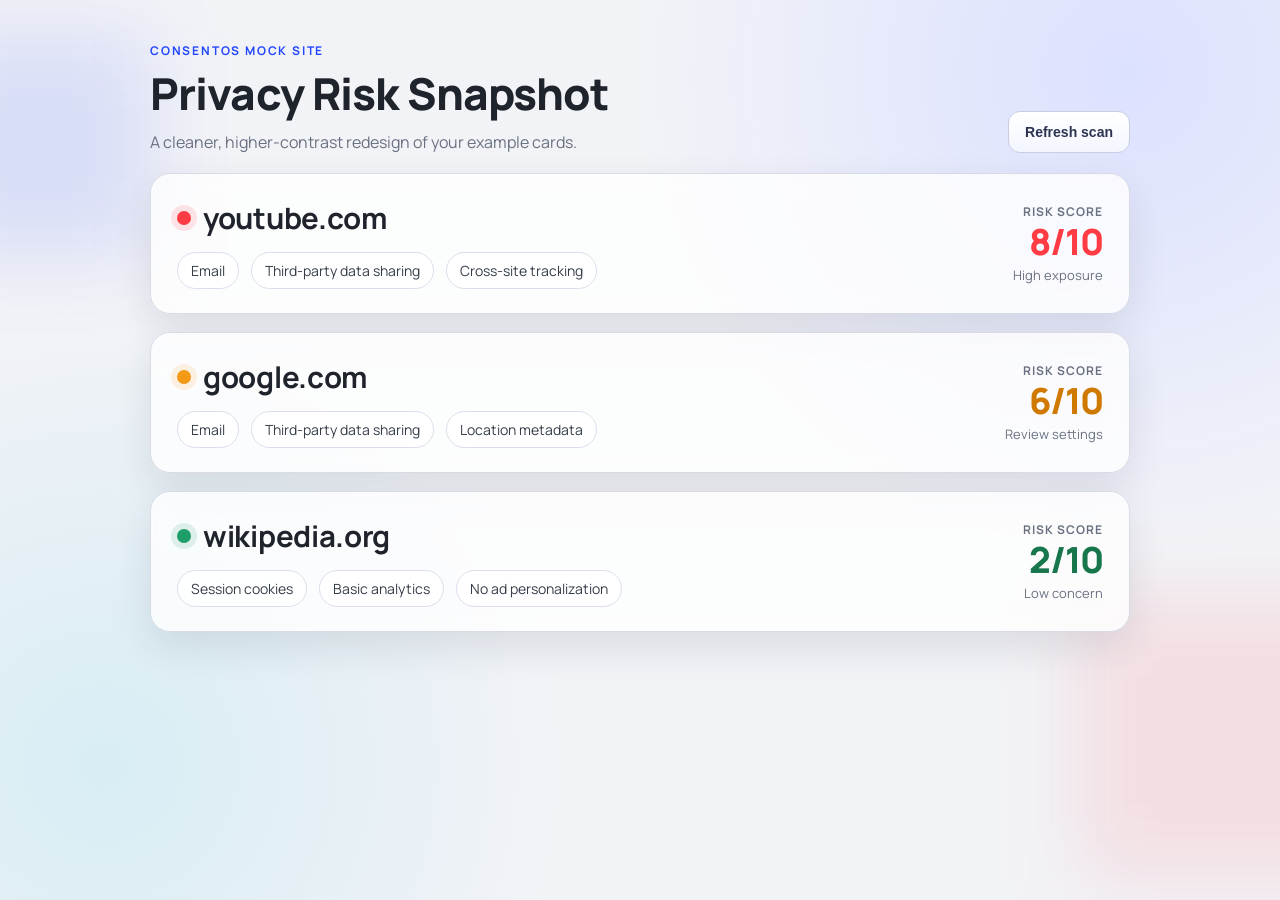
<file: frontend/index.html>
<!doctype html>
<html lang="en">
  <head>
    <meta charset="UTF-8" />
    <meta name="viewport" content="width=device-width, initial-scale=1.0" />
    <title>ConsentOS Mock Dashboard</title>
    <link rel="preconnect" href="https://fonts.googleapis.com" />
    <link rel="preconnect" href="https://fonts.gstatic.com" crossorigin />
    <link
      href="https://fonts.googleapis.com/css2?family=Manrope:wght@500;700;800&display=swap"
      rel="stylesheet"
    />
    <link rel="stylesheet" href="styles.css" />
  </head>
  <body>
    <div class="bg-shape shape-a" aria-hidden="true"></div>
    <div class="bg-shape shape-b" aria-hidden="true"></div>

    <main class="page-shell">
      <header class="page-header">
        <div>
          <p class="eyebrow">ConsentOS mock site</p>
          <h1>Privacy Risk Snapshot</h1>
          <p class="subtitle">
            A cleaner, higher-contrast redesign of your example cards.
          </p>
        </div>
        <button class="refresh-btn" type="button">Refresh scan</button>
      </header>

      <section class="card-grid" aria-label="Domain risk list">
        <article class="risk-card">
          <div class="left-block">
            <div class="domain-row">
              <span class="dot high" aria-hidden="true"></span>
              <h2>youtube.com</h2>
            </div>

            <ul class="signals">
              <li>Email</li>
              <li>Third-party data sharing</li>
              <li>Cross-site tracking</li>
            </ul>
          </div>

          <div class="score-block">
            <p class="score-label">Risk score</p>
            <p class="score high">8/10</p>
            <p class="score-note">High exposure</p>
          </div>
        </article>

        <article class="risk-card">
          <div class="left-block">
            <div class="domain-row">
              <span class="dot medium" aria-hidden="true"></span>
              <h2>google.com</h2>
            </div>

            <ul class="signals">
              <li>Email</li>
              <li>Third-party data sharing</li>
              <li>Location metadata</li>
            </ul>
          </div>

          <div class="score-block">
            <p class="score-label">Risk score</p>
            <p class="score medium">6/10</p>
            <p class="score-note">Review settings</p>
          </div>
        </article>

        <article class="risk-card">
          <div class="left-block">
            <div class="domain-row">
              <span class="dot low" aria-hidden="true"></span>
              <h2>wikipedia.org</h2>
            </div>

            <ul class="signals">
              <li>Session cookies</li>
              <li>Basic analytics</li>
              <li>No ad personalization</li>
            </ul>
          </div>

          <div class="score-block">
            <p class="score-label">Risk score</p>
            <p class="score low">2/10</p>
            <p class="score-note">Low concern</p>
          </div>
        </article>
      </section>
    </main>
  </body>
</html>
</file>
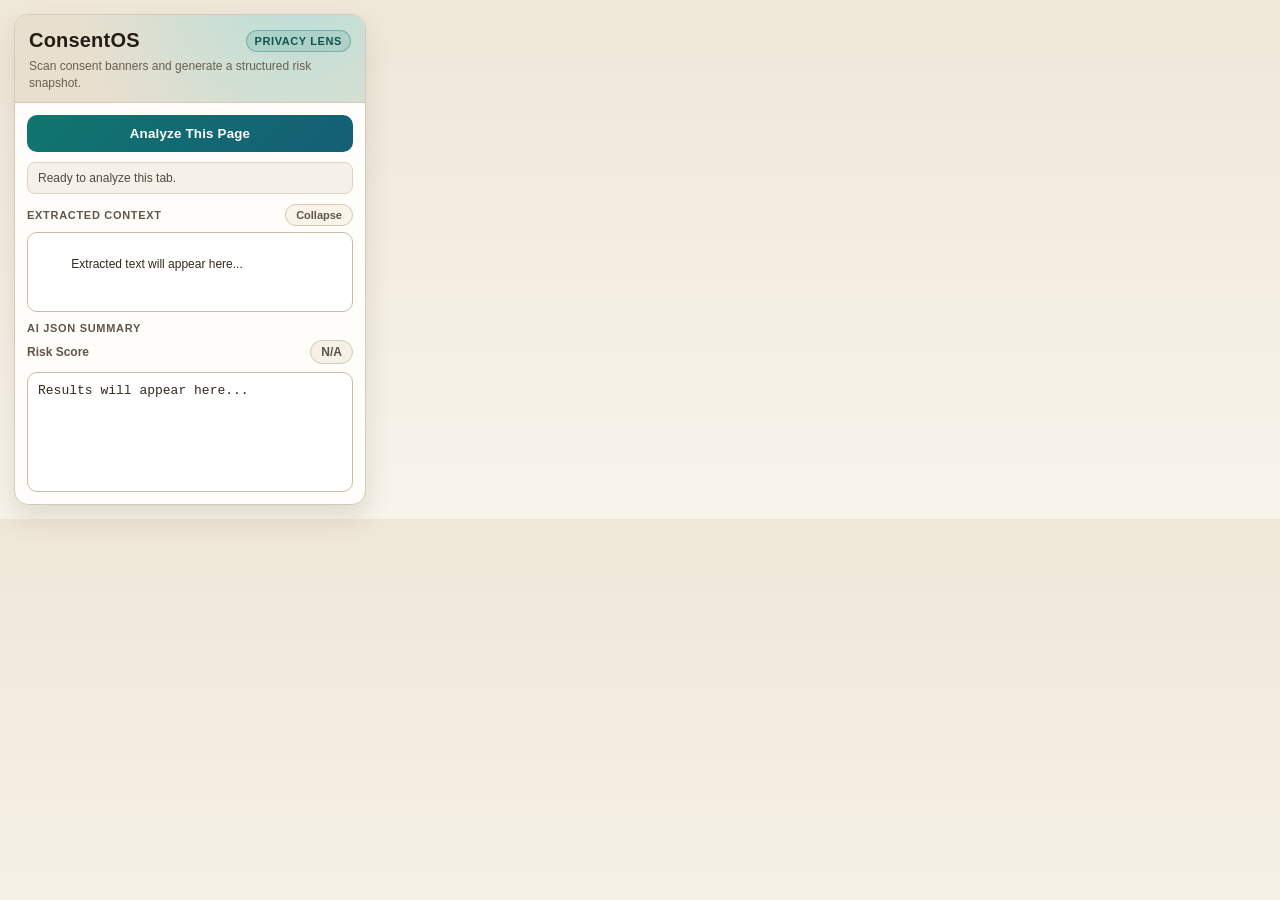
<file: my-extension/popup.html>
<!doctype html>
<html>
  <head>
    <meta charset="UTF-8" />
    <title>ConsentOS</title>
    <style>
      :root {
        --bg-top: #efe7d8;
        --bg-bottom: #f8f4ec;
        --panel: #fffdf9;
        --ink: #231d14;
        --muted: #6a5f4f;
        --accent: #0f766e;
        --accent-strong: #0b5b55;
        --ring: #c9bba5;
      }

      * {
        box-sizing: border-box;
      }

      body {
        margin: 0;
        width: 380px;
        color: var(--ink);
        font-family: "Trebuchet MS", "Gill Sans", "Segoe UI", sans-serif;
        background: linear-gradient(
          180deg,
          var(--bg-top) 0%,
          var(--bg-bottom) 100%
        );
        padding: 14px;
      }

      .shell {
        border: 1px solid #d5cab7;
        background: var(--panel);
        border-radius: 14px;
        box-shadow: 0 14px 28px rgba(57, 42, 19, 0.12);
        overflow: hidden;
      }

      .header {
        padding: 14px 14px 10px;
        background: radial-gradient(
          circle at 80% -30%,
          #badfd8 0%,
          #e8dfcf 72%
        );
        border-bottom: 1px solid #d5cab7;
      }

      .title-row {
        display: flex;
        justify-content: space-between;
        align-items: center;
        gap: 8px;
        margin-bottom: 6px;
      }

      .title {
        margin: 0;
        font-size: 20px;
        letter-spacing: 0.2px;
      }

      .badge {
        font-size: 11px;
        font-weight: 700;
        letter-spacing: 0.6px;
        text-transform: uppercase;
        background: rgba(15, 118, 110, 0.13);
        border: 1px solid rgba(15, 118, 110, 0.36);
        color: #0f554f;
        padding: 4px 8px;
        border-radius: 999px;
      }

      .subtitle {
        margin: 0;
        color: var(--muted);
        font-size: 12px;
        line-height: 1.4;
      }

      .content {
        padding: 12px;
      }

      .analyze-btn {
        width: 100%;
        border: none;
        background: linear-gradient(135deg, var(--accent) 0%, #155e75 100%);
        color: white;
        font-weight: 700;
        letter-spacing: 0.2px;
        border-radius: 10px;
        padding: 11px 12px;
        margin-bottom: 10px;
        cursor: pointer;
        transition:
          transform 0.12s ease,
          filter 0.12s ease;
      }

      .analyze-btn:hover {
        filter: brightness(1.05);
      }

      .analyze-btn:active {
        transform: translateY(1px);
      }

      .analyze-btn:disabled {
        opacity: 0.65;
        cursor: wait;
      }

      .status {
        font-size: 12px;
        color: #4f4a41;
        padding: 8px 10px;
        border: 1px solid #ddd2bf;
        background: #f6f1e8;
        border-radius: 8px;
        margin-bottom: 10px;
      }

      .section-title {
        margin: 10px 0 6px;
        font-size: 11px;
        font-weight: 800;
        text-transform: uppercase;
        letter-spacing: 0.7px;
        color: #5f5548;
      }

      .section-row {
        display: flex;
        justify-content: space-between;
        align-items: center;
        gap: 8px;
        margin-top: 10px;
        margin-bottom: 6px;
      }

      .section-row .section-title {
        margin: 0;
      }

      .toggle-btn {
        border: 1px solid #d4c8b3;
        background: #f9f4ea;
        border-radius: 999px;
        font-size: 11px;
        font-weight: 700;
        color: #5f5548;
        padding: 4px 10px;
        cursor: pointer;
      }

      .toggle-btn:hover {
        background: #f2ebde;
      }

      .collapsed {
        display: none;
      }

      .panel {
        white-space: pre-wrap;
        border: 1px solid var(--ring);
        border-radius: 10px;
        padding: 10px;
        background: #fff;
        color: #322a1e;
      }

      #extractedText {
        font-size: 12px;
        min-height: 80px;
        max-height: 140px;
        overflow-y: auto;
      }

      #output {
        font-family: "Menlo", "Consolas", "Courier New", monospace;
        font-size: 13px;
        min-height: 120px;
        max-height: 220px;
        overflow-y: auto;
      }

      .risk-wrap {
        display: flex;
        align-items: center;
        justify-content: space-between;
        gap: 8px;
        margin-bottom: 8px;
      }

      .risk-label {
        font-size: 12px;
        color: #5f5548;
        font-weight: 700;
      }

      .risk-badge {
        border-radius: 999px;
        border: 1px solid #d4c8b3;
        background: #f6f1e8;
        color: #5a5347;
        padding: 4px 10px;
        font-size: 12px;
        font-weight: 800;
      }

      .risk-low {
        background: #dff5e8;
        border-color: #92d3ab;
        color: #115936;
      }

      .risk-medium {
        background: #fff1cf;
        border-color: #f2c876;
        color: #7a4a00;
      }

      .risk-high {
        background: #ffdede;
        border-color: #f39b9b;
        color: #7b1d1d;
      }

      .json-key {
        color: #8a4a12;
      }

      .json-string {
        color: #145a7a;
      }

      .json-number {
        color: #8f2149;
      }

      .json-boolean {
        color: #004f49;
      }

      .json-null {
        color: #6d5c41;
      }
    </style>
  </head>
  <body>
    <main class="shell">
      <header class="header">
        <div class="title-row">
          <h2 class="title">ConsentOS</h2>
          <span class="badge">Privacy Lens</span>
        </div>
        <p class="subtitle">
          Scan consent banners and generate a structured risk snapshot.
        </p>
      </header>

      <section class="content">
        <button id="analyzeBtn" class="analyze-btn">Analyze This Page</button>
        <div id="status" class="status">Ready to analyze this tab.</div>

        <div class="section-row">
          <div class="section-title">Extracted Context</div>
          <button
            id="toggleExtractedBtn"
            class="toggle-btn"
            type="button"
            aria-expanded="true"
          >
            Collapse
          </button>
        </div>
        <div id="extractedText" class="panel">
          Extracted text will appear here...
        </div>

        <div class="section-title">AI JSON Summary</div>
        <div class="risk-wrap">
          <span class="risk-label">Risk Score</span>
          <span id="riskBadge" class="risk-badge">N/A</span>
        </div>
        <div id="output" class="panel">Results will appear here...</div>
      </section>
    </main>

    <script src="popup.js"></script>
  </body>
</html>
</file>
<file: frontend/styles.css>
:root {
    --bg: #f2f3f7;
    --ink: #1f232b;
    --muted: #697180;
    --card: rgba(255, 255, 255, 0.78);
    --card-border: #d8dbe4;
    --accent: #2346ff;
    --danger: #ff3b43;
    --warning: #f39a17;
    --safe: #1e9e66;
}

* {
    box-sizing: border-box;
}

body {
    margin: 0;
    min-height: 100vh;
    font-family: "Manrope", "Avenir Next", "Segoe UI", sans-serif;
    color: var(--ink);
    background:
        radial-gradient(circle at 88% 8%, #dce1ff 0, transparent 35%),
        radial-gradient(circle at 8% 85%, #d8edf4 0, transparent 33%),
        var(--bg);
    padding: 42px 18px 64px;
}

.bg-shape {
    position: fixed;
    z-index: 0;
    filter: blur(40px);
    pointer-events: none;
}

.shape-a {
    width: 220px;
    height: 220px;
    top: 34px;
    left: -70px;
    background: rgba(35, 70, 255, 0.12);
}

.shape-b {
    width: 280px;
    height: 280px;
    right: -80px;
    bottom: 20px;
    background: rgba(255, 59, 67, 0.11);
}

.page-shell {
    position: relative;
    z-index: 1;
    max-width: 980px;
    margin: 0 auto;
}

.page-header {
    display: flex;
    align-items: end;
    justify-content: space-between;
    gap: 20px;
    margin-bottom: 20px;
}

.eyebrow {
    margin: 0;
    font-size: 12px;
    font-weight: 700;
    letter-spacing: 0.15em;
    text-transform: uppercase;
    color: var(--accent);
}

h1 {
    margin: 4px 0 8px;
    font-size: clamp(28px, 4vw, 44px);
    font-weight: 800;
    letter-spacing: -0.02em;
}

.subtitle {
    margin: 0;
    color: var(--muted);
    max-width: 560px;
}

.refresh-btn {
    border: 1px solid #c8cde0;
    background: linear-gradient(180deg, #ffffff 0%, #f3f6ff 100%);
    color: #2b3350;
    border-radius: 12px;
    padding: 12px 16px;
    font-size: 14px;
    font-weight: 700;
    cursor: pointer;
    transition: transform 150ms ease, box-shadow 150ms ease;
}

.refresh-btn:hover {
    transform: translateY(-1px);
    box-shadow: 0 7px 18px rgba(35, 70, 255, 0.15);
}

.card-grid {
    display: grid;
    gap: 18px;
}

.risk-card {
    background: var(--card);
    border: 1px solid var(--card-border);
    border-radius: 20px;
    padding: 24px 26px;
    display: grid;
    grid-template-columns: 1fr auto;
    align-items: center;
    gap: 20px;
    backdrop-filter: blur(9px);
    box-shadow: 0 16px 38px rgba(32, 41, 60, 0.11);
    animation: rise 420ms ease both;
}

.risk-card:nth-child(2) {
    animation-delay: 70ms;
}

.risk-card:nth-child(3) {
    animation-delay: 140ms;
}

@keyframes rise {
    from {
        opacity: 0;
        transform: translateY(10px);
    }

    to {
        opacity: 1;
        transform: translateY(0);
    }
}

.domain-row {
    display: flex;
    align-items: center;
    gap: 12px;
    margin-bottom: 14px;
}

.dot {
    width: 14px;
    height: 14px;
    border-radius: 999px;
    box-shadow: 0 0 0 6px rgba(255, 59, 67, 0.13);
}

.dot.high {
    background: var(--danger);
    box-shadow: 0 0 0 6px rgba(255, 59, 67, 0.13);
}

.dot.medium {
    background: var(--warning);
    box-shadow: 0 0 0 6px rgba(243, 154, 23, 0.13);
}

.dot.low {
    background: var(--safe);
    box-shadow: 0 0 0 6px rgba(30, 158, 102, 0.13);
}

h2 {
    margin: 0;
    font-size: clamp(20px, 2.3vw, 31px);
    font-weight: 700;
    letter-spacing: -0.01em;
}

.signals {
    margin: 0;
    padding: 0;
    list-style: none;
    display: flex;
    gap: 12px;
    flex-wrap: wrap;
}

.signals li {
    font-size: 14px;
    color: #353d49;
    background: rgba(255, 255, 255, 0.84);
    border: 1px solid #d9deea;
    border-radius: 999px;
    padding: 8px 13px;
}

.score-block {
    min-width: 150px;
    text-align: right;
}

.score-label {
    margin: 0 0 4px;
    text-transform: uppercase;
    letter-spacing: 0.08em;
    font-size: 12px;
    color: var(--muted);
    font-weight: 700;
}

.score {
    margin: 0;
    font-size: 36px;
    line-height: 1;
    font-weight: 800;
    letter-spacing: -0.03em;
}

.score-note {
    margin: 6px 0 0;
    font-size: 13px;
    color: var(--muted);
}

.score.high {
    color: var(--danger);
}

.score.medium {
    color: #cf7900;
}

.score.low {
    color: #18764c;
}

@media (max-width: 800px) {
    body {
        padding: 22px 12px 40px;
    }

    .page-header {
        flex-direction: column;
        align-items: flex-start;
    }

    .refresh-btn {
        width: 100%;
    }

    .risk-card {
        grid-template-columns: 1fr;
    }

    .score-block {
        text-align: left;
    }
}
</file>
